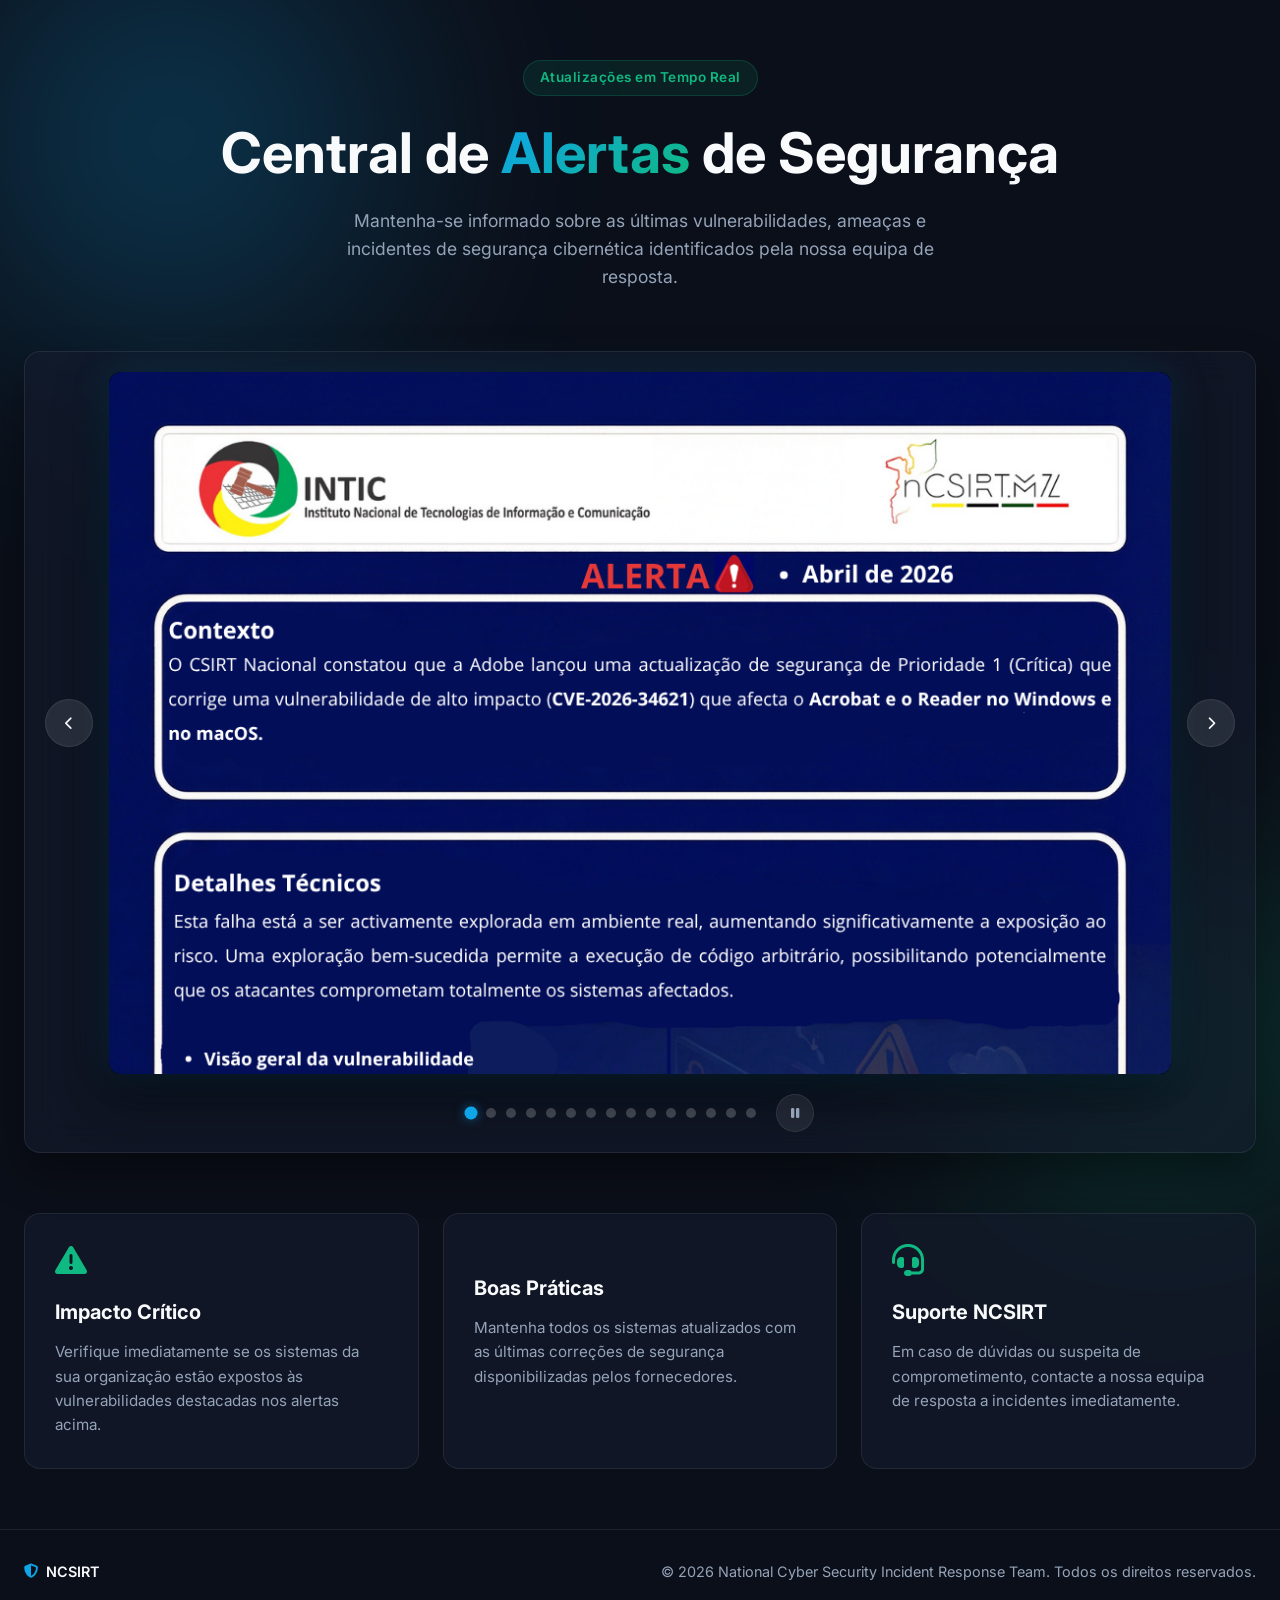
<file: index.html>
<!DOCTYPE html>
<html lang="pt-PT">
<head>
    <meta charset="UTF-8">
    <meta name="viewport" content="width=device-width, initial-scale=1.0">
    <title>NCSIRT - Alertas de Segurança</title>
    <link rel="preconnect" href="https://fonts.googleapis.com">
    <link rel="preconnect" href="https://fonts.gstatic.com" crossorigin>
    <link href="https://fonts.googleapis.com/css2?family=Inter:wght@300;400;600;700&display=swap" rel="stylesheet">
    <link rel="stylesheet" href="https://cdnjs.cloudflare.com/ajax/libs/font-awesome/6.4.0/css/all.min.css">
    <link rel="stylesheet" href="style.css">
</head>
<body>
    <!-- Background Elements -->
    <div class="bg-glow glow-1"></div>
    <div class="bg-glow glow-2"></div>


    <main class="main-content">
        <section class="hero container">
            <div class="badge">Atualizações em Tempo Real</div>
            <h1>Central de <span>Alertas</span> de Segurança</h1>
            <p>Mantenha-se informado sobre as últimas vulnerabilidades, ameaças e incidentes de segurança cibernética identificados pela nossa equipa de resposta.</p>
        </section>

        <section class="carousel-section">
            <div class="carousel-wrapper">
                <div class="carousel-container">
                    <button class="carousel-btn prev-btn" id="prevBtn" aria-label="Alerta anterior">
                        <i class="fa-solid fa-chevron-left"></i>
                    </button>
                    
                    <div class="carousel-track-container" id="trackContainer">
                        <ul class="carousel-track" id="carouselTrack">
                            <!-- JS vai injetar os slides aqui -->
                        </ul>
                    </div>
                    
                    <button class="carousel-btn next-btn" id="nextBtn" aria-label="Próximo alerta">
                        <i class="fa-solid fa-chevron-right"></i>
                    </button>
                </div>
                
                <div class="carousel-footer">
                    <div class="carousel-nav" id="carouselNav">
                        <!-- JS vai injetar os pontos de navegação aqui -->
                    </div>
                    <button class="carousel-pause-btn" id="pauseBtn" aria-label="Pausar carrossel">
                        <i class="fa-solid fa-pause" id="pauseIcon"></i>
                    </button>
                </div>
            </div>
        </section>
        
        <section class="info-section container">
            <div class="info-card">
                <i class="fa-solid fa-triangle-exclamation"></i>
                <h3>Impacto Crítico</h3>
                <p>Verifique imediatamente se os sistemas da sua organização estão expostos às vulnerabilidades destacadas nos alertas acima.</p>
            </div>
            <div class="info-card">
                <i class="fa-solid fa-book-shield"></i>
                <h3>Boas Práticas</h3>
                <p>Mantenha todos os sistemas atualizados com as últimas correções de segurança disponibilizadas pelos fornecedores.</p>
            </div>
            <div class="info-card">
                <i class="fa-solid fa-headset"></i>
                <h3>Suporte NCSIRT</h3>
                <p>Em caso de dúvidas ou suspeita de comprometimento, contacte a nossa equipa de resposta a incidentes imediatamente.</p>
            </div>
        </section>
    </main>

    <footer class="footer">
        <div class="container footer-content">
            <div class="footer-logo">
                <i class="fa-solid fa-shield-halved"></i>
                <span>NCSIRT</span>
            </div>
            <p>&copy; 2026 National Cyber Security Incident Response Team. Todos os direitos reservados.</p>
        </div>
    </footer>

    <!-- Modal / Lightbox com zoom e scroll -->
    <div id="imageModal" class="modal">
        <div class="modal-toolbar">
            <span id="zoomLabel" class="zoom-label">100%</span>
            <button id="zoomInBtn" class="toolbar-btn" title="Zoom In"><i class="fa-solid fa-magnifying-glass-plus"></i></button>
            <button id="zoomOutBtn" class="toolbar-btn" title="Zoom Out"><i class="fa-solid fa-magnifying-glass-minus"></i></button>
            <button id="zoomResetBtn" class="toolbar-btn" title="Repor"><i class="fa-solid fa-expand"></i></button>
            <div class="toolbar-divider"></div>
            <button id="closeModalBtn" class="toolbar-btn close-btn" title="Fechar (Esc)"><i class="fa-solid fa-xmark"></i></button>
        </div>
        <div class="modal-image-container" id="modalImageContainer">
            <img id="fullImage" class="modal-content" draggable="false" alt="Alerta em ecrã inteiro">
        </div>
        <p class="modal-hint"><i class="fa-solid fa-scroll"></i> Roda do rato para zoom · Arrastar para mover · ESC para fechar</p>
    </div>

    <script src="script.js"></script>
</body>
</html>
</file>
<file: style.css>
:root {
    --bg-color: #0b0f19;
    --card-bg: rgba(20, 27, 45, 0.6);
    --border-color: rgba(255, 255, 255, 0.08);
    --text-main: #f8fafc;
    --text-muted: #94a3b8;
    --accent-1: #0ea5e9;
    /* Light blue */
    --accent-2: #10b981;
    /* Emerald */
    --accent-glow: rgba(14, 165, 233, 0.5);

    --header-height: 80px;
    --border-radius: 16px;
    --transition: all 0.3s ease;
}

* {
    margin: 0;
    padding: 0;
    box-sizing: border-box;
}

body {
    font-family: 'Inter', sans-serif;
    background-color: var(--bg-color);
    color: var(--text-main);
    line-height: 1.6;
    overflow-x: hidden;
    position: relative;
    min-height: 100vh;
    display: flex;
    flex-direction: column;
}

/* Background effects */
.bg-glow {
    position: absolute;
    border-radius: 50%;
    filter: blur(120px);
    z-index: -1;
    opacity: 0.4;
}

.glow-1 {
    top: -10%;
    left: -10%;
    width: 600px;
    height: 600px;
    background: radial-gradient(circle, var(--accent-1), transparent 70%);
}

.glow-2 {
    bottom: 20%;
    right: -10%;
    width: 500px;
    height: 500px;
    background: radial-gradient(circle, var(--accent-2), transparent 70%);
}

.container {
    max-width: 1600px;
    /* Aumentado para dar mais destaque às imagens */
    margin: 0 auto;
    padding: 0 24px;
}

/* Header */
.header {
    height: var(--header-height);
    display: flex;
    align-items: center;
    border-bottom: 1px solid var(--border-color);
    background: rgba(11, 15, 25, 0.7);
    backdrop-filter: blur(12px);
    -webkit-backdrop-filter: blur(12px);
    position: sticky;
    top: 0;
    z-index: 100;
}

.header-content {
    display: flex;
    justify-content: space-between;
    align-items: center;
    width: 100%;
}

.logo {
    display: flex;
    align-items: center;
    gap: 12px;
    font-size: 1.5rem;
    font-weight: 700;
    color: var(--text-main);
}

.logo i {
    color: var(--accent-1);
    filter: drop-shadow(0 0 8px var(--accent-glow));
}

.nav-links {
    display: flex;
    gap: 32px;
    align-items: center;
}

.nav-links a {
    text-decoration: none;
    color: var(--text-muted);
    font-weight: 600;
    font-size: 0.95rem;
    transition: var(--transition);
}

.nav-links a:hover,
.nav-links a.active {
    color: var(--text-main);
}

.nav-links a.active {
    position: relative;
}

.nav-links a.active::after {
    content: '';
    position: absolute;
    bottom: -6px;
    left: 0;
    width: 100%;
    height: 2px;
    background: var(--accent-1);
    border-radius: 2px;
    box-shadow: 0 0 10px var(--accent-1);
}

.btn-primary {
    background: linear-gradient(135deg, var(--accent-1), #2563eb);
    color: white !important;
    padding: 10px 20px;
    border-radius: 8px;
    box-shadow: 0 4px 14px rgba(14, 165, 233, 0.3);
}

.btn-primary:hover {
    transform: translateY(-2px);
    box-shadow: 0 6px 20px rgba(14, 165, 233, 0.4);
}

/* Main Content */
.main-content {
    flex: 1;
    padding: 60px 0;
}

.hero {
    text-align: center;
    margin-bottom: 60px;
}

.badge {
    display: inline-block;
    padding: 6px 16px;
    background: rgba(16, 185, 129, 0.1);
    color: var(--accent-2);
    border: 1px solid rgba(16, 185, 129, 0.2);
    border-radius: 20px;
    font-size: 0.85rem;
    font-weight: 600;
    margin-bottom: 24px;
    letter-spacing: 0.5px;
}

.hero h1 {
    font-size: 3.5rem;
    font-weight: 700;
    margin-bottom: 20px;
    line-height: 1.2;
}

.hero h1 span {
    color: transparent;
    background: linear-gradient(135deg, var(--accent-1), var(--accent-2));
    -webkit-background-clip: text;
    background-clip: text;
}

.hero p {
    color: var(--text-muted);
    font-size: 1.1rem;
    max-width: 600px;
    margin: 0 auto;
}

/* Carousel Section */
.carousel-section {
    width: 100%;
    margin: 0 auto;
    padding: 0 24px;
}

.carousel-wrapper {
    background: var(--card-bg);
    border: 1px solid var(--border-color);
    border-radius: var(--border-radius);
    padding: 20px;
    backdrop-filter: blur(16px);
    -webkit-backdrop-filter: blur(16px);
    box-shadow: 0 20px 40px rgba(0, 0, 0, 0.4);
    margin-bottom: 60px;
}

.carousel-container {
    position: relative;
    display: flex;
    align-items: center;
    gap: 16px;
    width: 100%;
    /* Ocupa toda a largura do wrapper */
}

.carousel-track-container {
    flex: 1;
    /* Expande para preencher o espaço entre os botões */
    overflow: hidden;
    position: relative;
    border-radius: 12px;
    /*
     * MODO PAISAGEM: lado menor em cima e em baixo.
     * O carrossel é largo e baixo.
     * As imagens preenchem toda a borda com object-fit: cover.
     */
    height: 78vh;
    /* Altura aumentada para melhor visibilidade */
    min-height: 480px;
    background: #000;
    box-shadow: 0 0 40px rgba(14, 165, 233, 0.15), 0 20px 50px rgba(0, 0, 0, 0.6);
}

.carousel-track {
    list-style: none;
    display: flex;
    transition: transform 0.5s cubic-bezier(0.25, 1, 0.5, 1);
    height: 100%;
}

.carousel-slide {
    min-width: 100%;
    height: 100%;
    display: flex;
    align-items: center;
    justify-content: center;
    position: relative;
}

.carousel-slide img {
    width: 100%;
    height: 100%;
    object-fit: cover;
    /* Preenche as 4 bordas sem espaços vazios */
    object-position: center top;
    border-radius: 12px;
    transition: transform 0.3s ease;
    cursor: zoom-in;
}

.carousel-slide img:hover {
    transform: scale(1.01);
}

.carousel-btn {
    background: rgba(255, 255, 255, 0.1);
    border: 1px solid var(--border-color);
    color: var(--text-main);
    width: 48px;
    height: 48px;
    border-radius: 50%;
    display: flex;
    align-items: center;
    justify-content: center;
    cursor: pointer;
    transition: var(--transition);
    z-index: 10;
    flex-shrink: 0;
}

.carousel-btn:hover {
    background: var(--accent-1);
    border-color: var(--accent-1);
    transform: scale(1.1);
    box-shadow: 0 0 15px var(--accent-glow);
}

.carousel-footer {
    display: flex;
    align-items: center;
    justify-content: center;
    gap: 20px;
    margin-top: 20px;
    position: relative;
}

.carousel-nav {
    display: flex;
    justify-content: center;
    gap: 10px;
}

.carousel-pause-btn {
    background: rgba(255, 255, 255, 0.08);
    border: 1px solid var(--border-color);
    color: var(--text-muted);
    width: 38px;
    height: 38px;
    border-radius: 50%;
    display: flex;
    align-items: center;
    justify-content: center;
    cursor: pointer;
    transition: var(--transition);
    flex-shrink: 0;
}

.carousel-pause-btn:hover {
    background: var(--accent-1);
    border-color: var(--accent-1);
    color: #fff;
    box-shadow: 0 0 12px var(--accent-glow);
}

.carousel-pause-btn.paused {
    background: rgba(16, 185, 129, 0.15);
    border-color: var(--accent-2);
    color: var(--accent-2);
}

.carousel-indicator {
    width: 10px;
    height: 10px;
    border-radius: 50%;
    background: rgba(255, 255, 255, 0.2);
    border: none;
    cursor: pointer;
    transition: var(--transition);
}

.carousel-indicator.current-slide {
    background: var(--accent-1);
    transform: scale(1.3);
    box-shadow: 0 0 8px var(--accent-glow);
}

/* Info Section */
.info-section {
    display: grid;
    grid-template-columns: repeat(3, 1fr);
    gap: 24px;
}

.info-card {
    background: var(--card-bg);
    border: 1px solid var(--border-color);
    border-radius: var(--border-radius);
    padding: 30px;
    transition: var(--transition);
}

.info-card:hover {
    transform: translateY(-5px);
    border-color: rgba(14, 165, 233, 0.3);
    background: rgba(20, 27, 45, 0.8);
    box-shadow: 0 10px 30px rgba(0, 0, 0, 0.2);
}

.info-card i {
    font-size: 2rem;
    color: var(--accent-2);
    margin-bottom: 20px;
}

.info-card h3 {
    font-size: 1.25rem;
    margin-bottom: 12px;
}

.info-card p {
    color: var(--text-muted);
    font-size: 0.95rem;
}

/* Footer */
.footer {
    border-top: 1px solid var(--border-color);
    padding: 30px 0;
    margin-top: auto;
}

.footer-content {
    display: flex;
    justify-content: space-between;
    align-items: center;
    color: var(--text-muted);
    font-size: 0.9rem;
}

.footer-logo {
    display: flex;
    align-items: center;
    gap: 8px;
    color: var(--text-main);
    font-weight: 600;
}

.footer-logo i {
    color: var(--accent-1);
}

/* Responsive */
@media (max-width: 900px) {
    .info-section {
        grid-template-columns: 1fr;
    }

    .hero h1 {
        font-size: 2.5rem;
    }

    .carousel-btn {
        position: absolute;
        top: 50%;
        transform: translateY(-50%);
    }

    .carousel-btn:hover {
        transform: translateY(-50%) scale(1.1);
    }

    .prev-btn {
        left: -15px;
    }

    .next-btn {
        right: -15px;
    }

    .carousel-container {
        gap: 0;
    }
}

@media (max-width: 768px) {
    .nav-links {
        display: none;
        /* simple mobile approach */
    }

    .carousel-wrapper {
        padding: 15px;
    }

    .footer-content {
        flex-direction: column;
        gap: 15px;
        text-align: center;
    }
}

/* ===== MODAL / LIGHTBOX FULLSCREEN ===== */
.modal {
    display: none;
    position: fixed;
    z-index: 1000;
    inset: 0;
    /* top/right/bottom/left = 0 */
    width: 100vw;
    height: 100vh;
    background-color: rgba(0, 0, 0, 0.95);
    flex-direction: column;
    opacity: 0;
    transition: opacity 0.25s ease;
    overflow: hidden;
}

.modal.show {
    display: flex;
    opacity: 1;
}

/* Toolbar no topo do modal */
.modal-toolbar {
    display: flex;
    align-items: center;
    gap: 8px;
    padding: 10px 20px;
    background: rgba(11, 15, 25, 0.85);
    backdrop-filter: blur(12px);
    -webkit-backdrop-filter: blur(12px);
    border-bottom: 1px solid var(--border-color);
    flex-shrink: 0;
    z-index: 1010;
}

.zoom-label {
    font-size: 0.85rem;
    font-weight: 600;
    color: var(--text-muted);
    min-width: 48px;
    text-align: center;
    margin-right: 4px;
}

.toolbar-btn {
    background: rgba(255, 255, 255, 0.07);
    border: 1px solid var(--border-color);
    color: var(--text-main);
    width: 38px;
    height: 38px;
    border-radius: 8px;
    display: flex;
    align-items: center;
    justify-content: center;
    cursor: pointer;
    transition: var(--transition);
    font-size: 1rem;
}

.toolbar-btn:hover {
    background: var(--accent-1);
    border-color: var(--accent-1);
    box-shadow: 0 0 10px var(--accent-glow);
}

.toolbar-btn.close-btn {
    margin-left: auto;
    /* Empurra o X para a direita */
}

.toolbar-btn.close-btn:hover {
    background: #ef4444;
    border-color: #ef4444;
    box-shadow: 0 0 10px rgba(239, 68, 68, 0.4);
}

.toolbar-divider {
    width: 1px;
    height: 24px;
    background: var(--border-color);
    margin: 0 4px;
}

/* Container da imagem — overflow hidden porque o pan é feito via transform, não scroll */
.modal-image-container {
    flex: 1;
    overflow: hidden;
    display: flex;
    align-items: center;
    justify-content: center;
    cursor: zoom-in;
    position: relative;
}

.modal-image-container:active {
    cursor: grabbing;
}

/* A imagem em si — controlada por JS via transform */
.modal-content {
    display: block;
    max-width: none;
    /* Sem limite, JS controla a escala */
    max-height: none;
    transform-origin: center center;
    transition: transform 0.15s ease;
    user-select: none;
    -webkit-user-select: none;
    /* Tamanho base: cabe no ecrã sem corte */
    width: auto;
    height: auto;
    max-width: 100%;
    max-height: 100%;
    object-fit: contain;
}

/* Dica de interação no rodapé do modal */
.modal-hint {
    text-align: center;
    font-size: 0.78rem;
    color: rgba(255, 255, 255, 0.3);
    padding: 8px 20px;
    flex-shrink: 0;
    letter-spacing: 0.3px;
}
</file>
